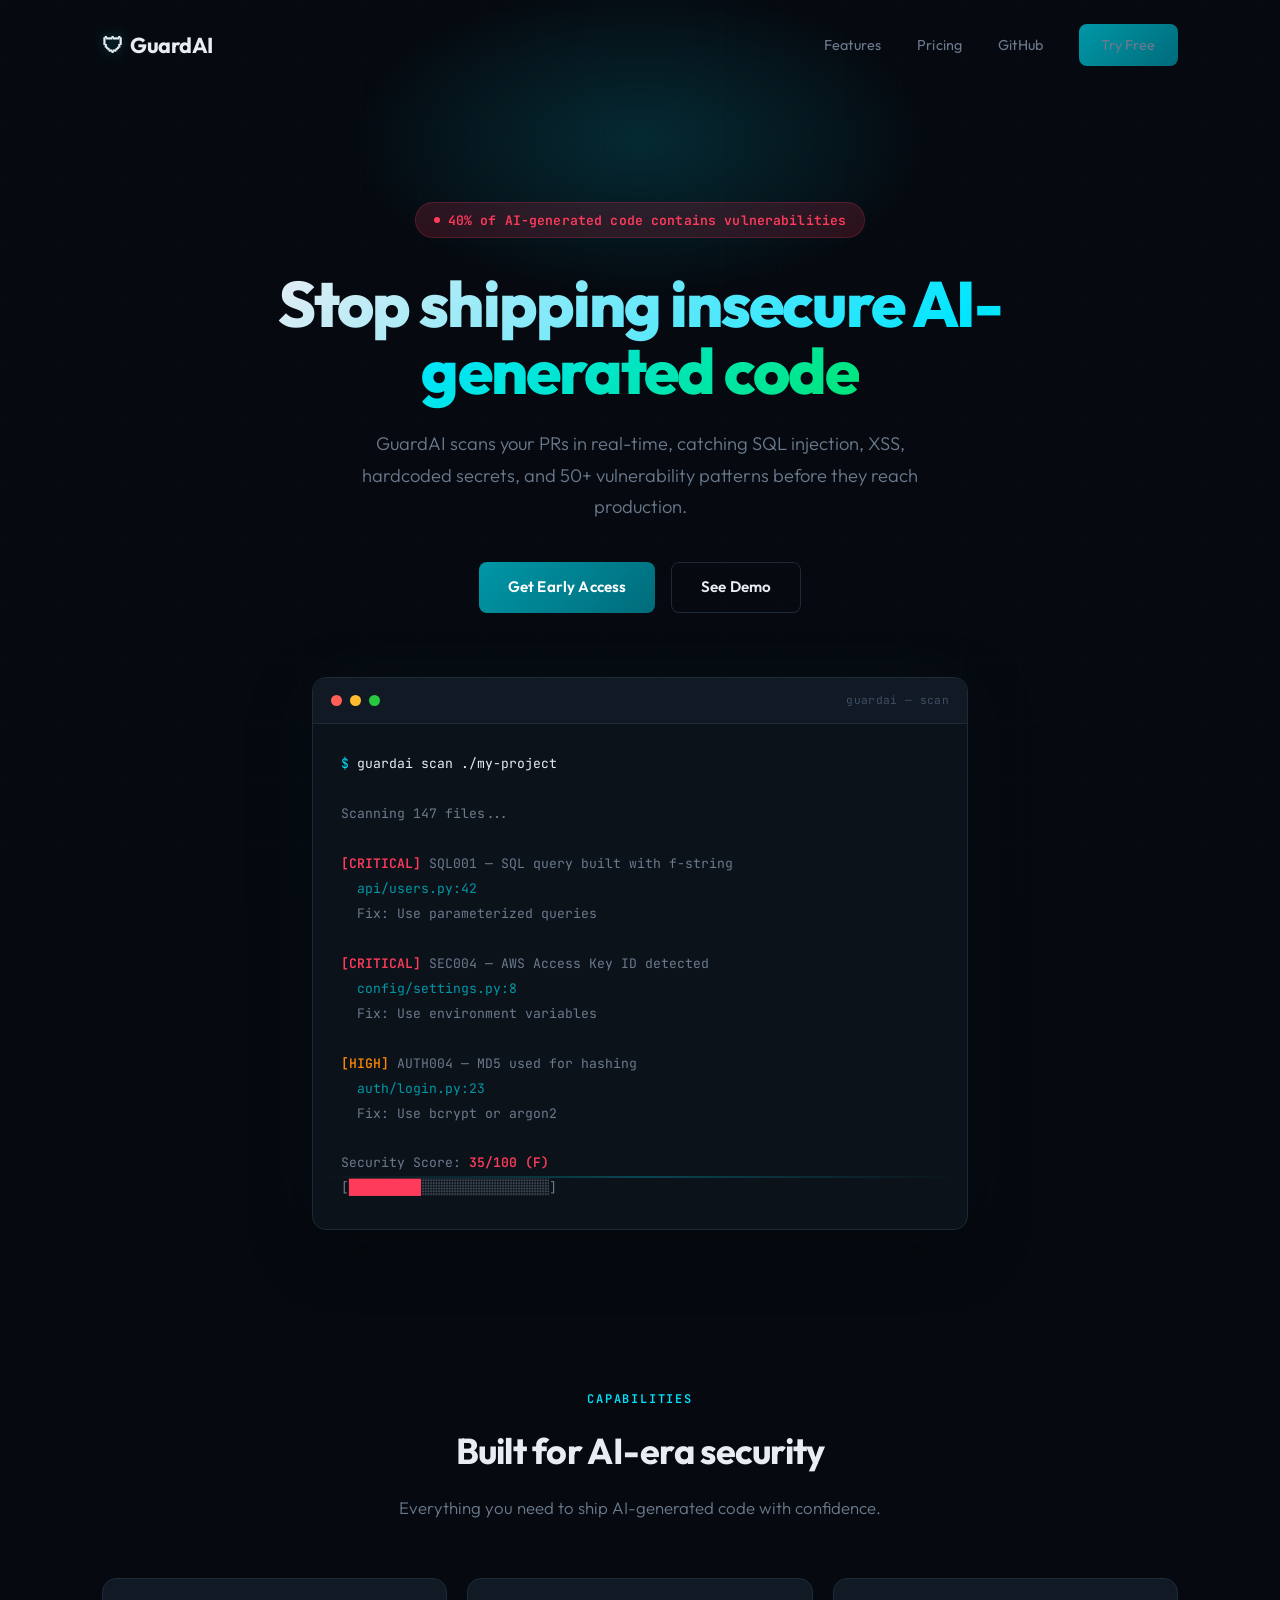
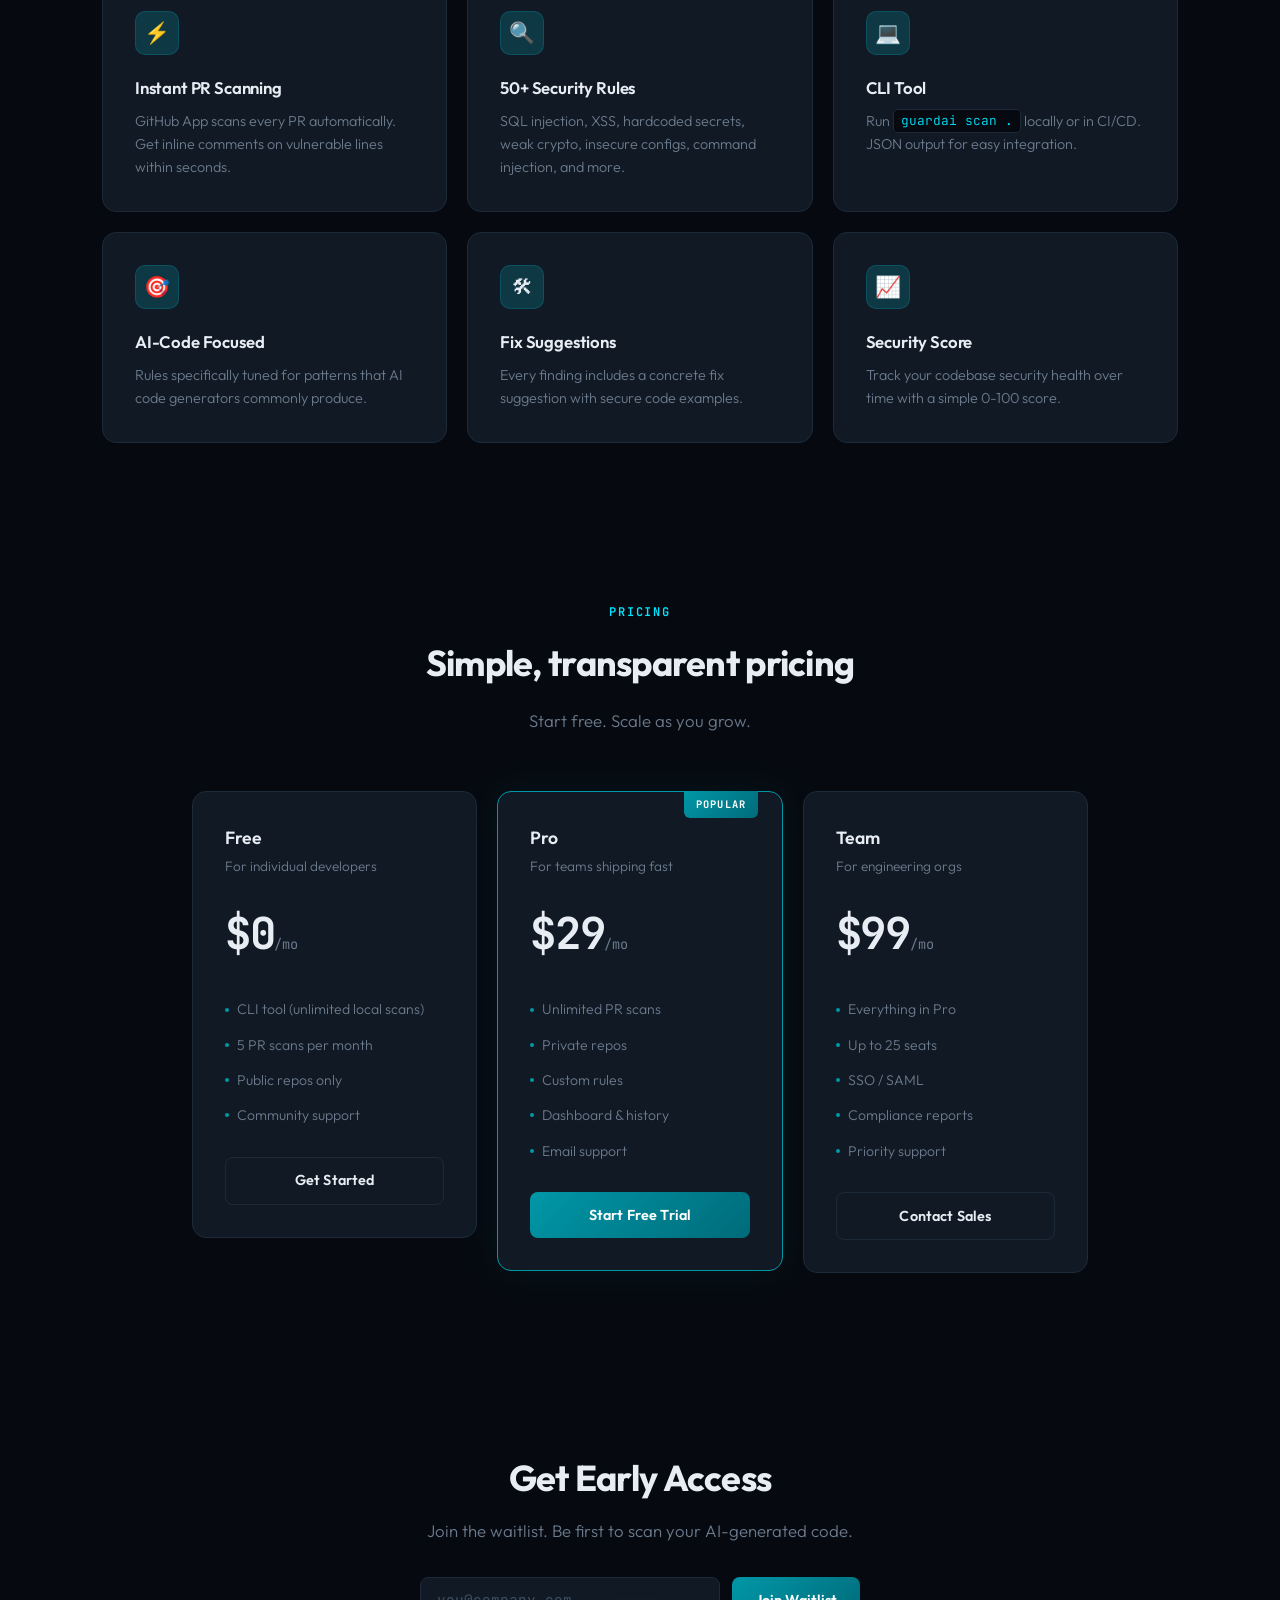
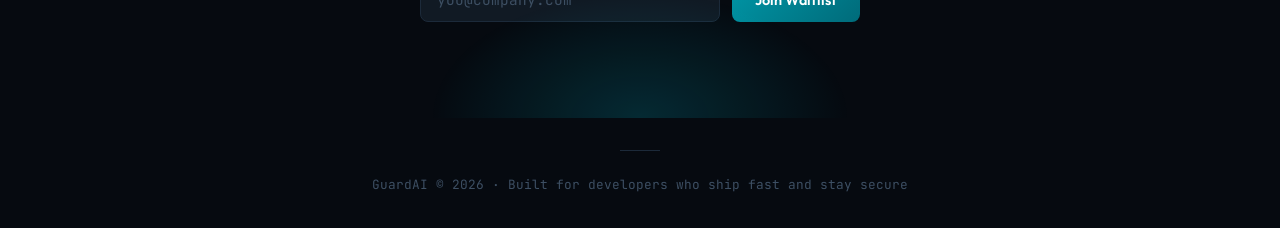
<file: landing/index.html>
<!DOCTYPE html>
<html lang="en">
<head>
    <meta charset="UTF-8">
    <meta name="viewport" content="width=device-width, initial-scale=1.0">
    <title>GuardAI — Catch Security Flaws in AI-Generated Code</title>
    <meta name="description" content="AI code security scanner that catches vulnerabilities in AI-generated code before they reach production. GitHub integration, CLI tool, real-time scanning.">
    <link rel="preconnect" href="https://fonts.googleapis.com">
    <link rel="preconnect" href="https://fonts.gstatic.com" crossorigin>
    <link href="https://fonts.googleapis.com/css2?family=Outfit:wght@300;400;500;600;700;800;900&family=JetBrains+Mono:wght@400;500;600;700&display=swap" rel="stylesheet">
    <style>
        :root {
            --bg: #060a10;
            --bg-elevated: #0c1219;
            --bg-card: #111a24;
            --border: #1c2a3a;
            --border-glow: #1a3a4a;
            --text: #e8edf4;
            --text-dim: #6b7a8d;
            --text-muted: #3d4f63;
            --cyan: #00e5ff;
            --cyan-dim: #0097a7;
            --cyan-glow: rgba(0, 229, 255, 0.15);
            --cyan-glow-strong: rgba(0, 229, 255, 0.3);
            --critical: #ff3b5c;
            --critical-glow: rgba(255, 59, 92, 0.15);
            --high: #ff8a00;
            --good: #00e676;
            --good-glow: rgba(0, 230, 118, 0.12);
        }

        * { margin: 0; padding: 0; box-sizing: border-box; }

        body {
            font-family: 'Outfit', sans-serif;
            background: var(--bg);
            color: var(--text);
            line-height: 1.6;
            overflow-x: hidden;
        }

        /* Grid overlay */
        body::before {
            content: '';
            position: fixed;
            inset: 0;
            background-image:
                linear-gradient(var(--border) 1px, transparent 1px),
                linear-gradient(90deg, var(--border) 1px, transparent 1px);
            background-size: 60px 60px;
            opacity: 0.1;
            pointer-events: none;
            z-index: 0;
        }

        /* ===== Nav ===== */
        nav {
            display: flex;
            justify-content: space-between;
            align-items: center;
            max-width: 1140px;
            margin: 0 auto;
            padding: 1.5rem 2rem;
            position: relative;
            z-index: 10;
        }

        .nav-logo {
            font-size: 1.35rem;
            font-weight: 700;
            text-decoration: none;
            color: var(--text);
            letter-spacing: -0.02em;
            display: flex;
            align-items: center;
            gap: 0.4rem;
        }

        .nav-logo span {
            filter: drop-shadow(0 0 6px var(--cyan-glow-strong));
        }

        .nav-links {
            display: flex;
            gap: 2.25rem;
            align-items: center;
        }

        .nav-links a {
            color: var(--text-dim);
            text-decoration: none;
            font-size: 0.9rem;
            font-weight: 400;
            transition: color 0.2s;
            letter-spacing: 0.01em;
        }

        .nav-links a:hover { color: var(--text); }

        .btn {
            display: inline-flex;
            align-items: center;
            justify-content: center;
            background: linear-gradient(135deg, var(--cyan-dim), #006b7a);
            color: white;
            border: none;
            padding: 0.6rem 1.4rem;
            border-radius: 8px;
            font-weight: 600;
            font-family: 'Outfit', sans-serif;
            text-decoration: none;
            cursor: pointer;
            transition: all 0.3s;
            font-size: 0.9rem;
            letter-spacing: 0.01em;
        }

        .btn:hover {
            background: linear-gradient(135deg, #00b8cc, #0097a7);
            box-shadow: 0 4px 24px var(--cyan-glow), 0 0 60px rgba(0, 229, 255, 0.06);
            transform: translateY(-1px);
        }

        .btn:active { transform: translateY(0); }

        .btn-outline {
            background: transparent;
            border: 1px solid var(--border);
            color: var(--text);
        }

        .btn-outline:hover {
            border-color: var(--cyan-dim);
            background: rgba(0, 229, 255, 0.06);
            box-shadow: 0 0 20px rgba(0, 229, 255, 0.06);
        }

        /* ===== Hero ===== */
        .hero {
            text-align: center;
            padding: 7rem 2rem 4rem;
            max-width: 840px;
            margin: 0 auto;
            position: relative;
            z-index: 1;
        }

        /* Dramatic top glow */
        .hero::before {
            content: '';
            position: absolute;
            top: -100px;
            left: 50%;
            transform: translateX(-50%);
            width: 700px;
            height: 500px;
            background: radial-gradient(ellipse 60% 45% at 50% 30%, var(--cyan-glow) 0%, transparent 70%);
            pointer-events: none;
            z-index: -1;
        }

        .hero-badge {
            display: inline-flex;
            align-items: center;
            gap: 0.5rem;
            background: var(--critical-glow);
            color: var(--critical);
            padding: 0.4rem 1.1rem;
            border-radius: 999px;
            font-size: 0.82rem;
            font-weight: 600;
            margin-bottom: 2rem;
            border: 1px solid rgba(255, 59, 92, 0.2);
            font-family: 'JetBrains Mono', monospace;
            letter-spacing: 0.01em;
            animation: fadeUp 0.6s ease-out;
        }

        .hero-badge::before {
            content: '';
            width: 6px;
            height: 6px;
            background: var(--critical);
            border-radius: 50%;
            animation: blink 1.5s ease-in-out infinite;
        }

        @keyframes blink {
            0%, 100% { opacity: 1; }
            50% { opacity: 0.3; }
        }

        .hero h1 {
            font-size: 4rem;
            font-weight: 800;
            line-height: 1.05;
            margin-bottom: 1.5rem;
            letter-spacing: -0.03em;
            animation: fadeUp 0.6s ease-out 0.1s both;
        }

        .hero h1 .gradient {
            background: linear-gradient(135deg, var(--text) 0%, var(--cyan) 60%, var(--good) 100%);
            -webkit-background-clip: text;
            -webkit-text-fill-color: transparent;
        }

        .hero p {
            font-size: 1.15rem;
            color: var(--text-dim);
            max-width: 580px;
            margin: 0 auto 2.5rem;
            font-weight: 300;
            line-height: 1.7;
            animation: fadeUp 0.6s ease-out 0.2s both;
        }

        .hero-cta {
            display: flex;
            gap: 1rem;
            justify-content: center;
            animation: fadeUp 0.6s ease-out 0.3s both;
        }

        .hero-cta .btn { padding: 0.75rem 1.8rem; font-size: 0.95rem; }

        /* ===== Terminal Demo ===== */
        .demo {
            max-width: 720px;
            margin: 0 auto 5rem;
            padding: 0 2rem;
            position: relative;
            z-index: 1;
            animation: fadeUp 0.7s ease-out 0.4s both;
        }

        .terminal {
            background: var(--bg-elevated);
            border: 1px solid var(--border);
            border-radius: 14px;
            overflow: hidden;
            box-shadow:
                0 20px 60px rgba(0, 0, 0, 0.4),
                0 0 80px rgba(0, 229, 255, 0.04);
        }

        .terminal-header {
            display: flex;
            align-items: center;
            gap: 8px;
            padding: 14px 18px;
            background: var(--bg-card);
            border-bottom: 1px solid var(--border);
        }

        .terminal-dot {
            width: 11px;
            height: 11px;
            border-radius: 50%;
        }

        .terminal-dot.red { background: #ff5f57; }
        .terminal-dot.yellow { background: #febc2e; }
        .terminal-dot.green { background: #28c840; }

        .terminal-title {
            margin-left: auto;
            font-family: 'JetBrains Mono', monospace;
            font-size: 0.7rem;
            color: var(--text-muted);
            letter-spacing: 0.03em;
        }

        .terminal-body {
            padding: 1.75rem;
            font-family: 'JetBrains Mono', monospace;
            font-size: 0.82rem;
            line-height: 1.9;
            position: relative;
        }

        /* Scanning line effect */
        .terminal-body::after {
            content: '';
            position: absolute;
            left: 0;
            right: 0;
            height: 2px;
            background: linear-gradient(90deg, transparent 0%, var(--cyan) 50%, transparent 100%);
            opacity: 0.25;
            animation: termScan 4s ease-in-out infinite;
        }

        @keyframes termScan {
            0% { top: 10%; opacity: 0; }
            10% { opacity: 0.25; }
            90% { opacity: 0.25; }
            100% { top: 90%; opacity: 0; }
        }

        .terminal-body .prompt { color: var(--cyan); }
        .terminal-body .cmd { color: var(--text); }
        .terminal-body .output { color: var(--text-dim); }
        .terminal-body .critical { color: var(--critical); font-weight: 600; }
        .terminal-body .warn { color: var(--high); font-weight: 500; }
        .terminal-body .ok { color: var(--good); }
        .terminal-body .file { color: var(--cyan-dim); }

        /* ===== Features ===== */
        .section-label {
            text-align: center;
            font-family: 'JetBrains Mono', monospace;
            font-size: 0.75rem;
            font-weight: 600;
            color: var(--cyan);
            text-transform: uppercase;
            letter-spacing: 0.15em;
            margin-bottom: 0.75rem;
        }

        .section-title {
            text-align: center;
            font-size: 2.25rem;
            font-weight: 700;
            letter-spacing: -0.02em;
            margin-bottom: 1rem;
        }

        .section-subtitle {
            text-align: center;
            color: var(--text-dim);
            font-size: 1.05rem;
            font-weight: 300;
            margin-bottom: 3.5rem;
            max-width: 500px;
            margin-left: auto;
            margin-right: auto;
        }

        .features {
            max-width: 1140px;
            margin: 0 auto;
            padding: 5rem 2rem;
            position: relative;
            z-index: 1;
        }

        .features-grid {
            display: grid;
            grid-template-columns: repeat(3, 1fr);
            gap: 1.25rem;
        }

        .feature-card {
            background: var(--bg-card);
            border: 1px solid var(--border);
            border-radius: 14px;
            padding: 2rem;
            transition: border-color 0.3s, transform 0.3s, box-shadow 0.3s;
            position: relative;
            overflow: hidden;
        }

        .feature-card::before {
            content: '';
            position: absolute;
            top: 0;
            left: 0;
            right: 0;
            height: 1px;
            background: linear-gradient(90deg, transparent, var(--cyan-dim), transparent);
            opacity: 0;
            transition: opacity 0.3s;
        }

        .feature-card:hover {
            border-color: var(--border-glow);
            transform: translateY(-3px);
            box-shadow: 0 12px 40px rgba(0, 0, 0, 0.3);
        }

        .feature-card:hover::before { opacity: 1; }

        .feature-icon {
            width: 44px;
            height: 44px;
            border-radius: 10px;
            display: flex;
            align-items: center;
            justify-content: center;
            font-size: 1.3rem;
            margin-bottom: 1.25rem;
            background: var(--cyan-glow);
            border: 1px solid rgba(0, 229, 255, 0.15);
        }

        .feature-card h3 {
            margin-bottom: 0.5rem;
            font-size: 1.05rem;
            font-weight: 600;
            letter-spacing: -0.01em;
        }

        .feature-card p {
            color: var(--text-dim);
            font-size: 0.9rem;
            font-weight: 300;
            line-height: 1.6;
        }

        .feature-card code {
            background: var(--bg);
            padding: 0.15rem 0.45rem;
            border-radius: 4px;
            font-family: 'JetBrains Mono', monospace;
            font-size: 0.8rem;
            color: var(--cyan);
            border: 1px solid var(--border);
        }

        /* ===== Pricing ===== */
        .pricing {
            max-width: 960px;
            margin: 0 auto;
            padding: 5rem 2rem;
            position: relative;
            z-index: 1;
        }

        .pricing-grid {
            display: grid;
            grid-template-columns: repeat(3, 1fr);
            gap: 1.25rem;
            align-items: start;
        }

        .price-card {
            background: var(--bg-card);
            border: 1px solid var(--border);
            border-radius: 14px;
            padding: 2rem;
            text-align: left;
            transition: border-color 0.3s, transform 0.3s;
            position: relative;
        }

        .price-card:hover {
            transform: translateY(-2px);
        }

        .price-card.featured {
            border-color: var(--cyan-dim);
            box-shadow: 0 0 40px rgba(0, 229, 255, 0.06);
        }

        .price-card.featured::before {
            content: 'POPULAR';
            position: absolute;
            top: -1px;
            right: 1.5rem;
            background: linear-gradient(135deg, var(--cyan-dim), #006b7a);
            color: white;
            font-family: 'JetBrains Mono', monospace;
            font-size: 0.65rem;
            font-weight: 700;
            letter-spacing: 0.1em;
            padding: 0.35rem 0.75rem;
            border-radius: 0 0 6px 6px;
        }

        .price-card h3 {
            margin-bottom: 0.25rem;
            font-weight: 600;
            font-size: 1.1rem;
        }

        .price-card .subtitle {
            color: var(--text-dim);
            font-size: 0.85rem;
            font-weight: 300;
        }

        .price-card .price {
            font-family: 'JetBrains Mono', monospace;
            font-size: 2.75rem;
            font-weight: 700;
            margin: 1.25rem 0;
            letter-spacing: -0.03em;
        }

        .price-card .price span {
            font-size: 0.85rem;
            font-weight: 400;
            color: var(--text-dim);
            letter-spacing: 0;
        }

        .price-card ul {
            list-style: none;
            margin: 1.5rem 0;
        }

        .price-card li {
            padding: 0.4rem 0;
            color: var(--text-dim);
            font-size: 0.88rem;
            display: flex;
            align-items: center;
            gap: 0.5rem;
            font-weight: 300;
        }

        .price-card li::before {
            content: '';
            width: 4px;
            height: 4px;
            background: var(--cyan-dim);
            border-radius: 50%;
            flex-shrink: 0;
        }

        .price-card .btn,
        .price-card .btn-outline {
            width: 100%;
            text-align: center;
            padding: 0.7rem;
        }

        /* ===== CTA ===== */
        .cta-section {
            text-align: center;
            padding: 6rem 2rem;
            position: relative;
            z-index: 1;
        }

        .cta-section::before {
            content: '';
            position: absolute;
            bottom: 0;
            left: 50%;
            transform: translateX(-50%);
            width: 600px;
            height: 300px;
            background: radial-gradient(ellipse 50% 60% at 50% 100%, var(--cyan-glow) 0%, transparent 70%);
            pointer-events: none;
        }

        .cta-section h2 {
            font-size: 2.25rem;
            font-weight: 700;
            margin-bottom: 0.75rem;
            letter-spacing: -0.02em;
        }

        .cta-section p {
            color: var(--text-dim);
            margin-bottom: 2rem;
            font-weight: 300;
            font-size: 1.05rem;
        }

        .email-form {
            display: flex;
            gap: 0.75rem;
            justify-content: center;
            max-width: 440px;
            margin: 0 auto;
        }

        .email-form input {
            flex: 1;
            padding: 0.75rem 1rem;
            border-radius: 8px;
            border: 1px solid var(--border);
            background: var(--bg-card);
            color: var(--text);
            font-size: 0.9rem;
            font-family: 'JetBrains Mono', monospace;
            transition: border-color 0.25s, box-shadow 0.25s;
        }

        .email-form input::placeholder { color: var(--text-muted); }

        .email-form input:focus {
            outline: none;
            border-color: var(--cyan-dim);
            box-shadow: 0 0 0 3px var(--cyan-glow);
        }

        /* ===== Footer ===== */
        footer {
            text-align: center;
            padding: 2rem;
            color: var(--text-muted);
            font-size: 0.8rem;
            font-family: 'JetBrains Mono', monospace;
            position: relative;
            z-index: 1;
        }

        footer::before {
            content: '';
            display: block;
            width: 40px;
            height: 1px;
            background: var(--border);
            margin: 0 auto 1.5rem;
        }

        /* ===== Animations ===== */
        @keyframes fadeUp {
            from { opacity: 0; transform: translateY(16px); }
            to { opacity: 1; transform: translateY(0); }
        }

        /* ===== Responsive ===== */
        @media (max-width: 768px) {
            .hero { padding: 4rem 1.5rem 3rem; }
            .hero h1 { font-size: 2.5rem; }
            .hero p { font-size: 1rem; }
            .features-grid,
            .pricing-grid { grid-template-columns: 1fr; }
            .hero-cta { flex-direction: column; align-items: center; }
            .hero-cta .btn { width: 100%; max-width: 280px; }
            .email-form { flex-direction: column; }
            .nav-links { gap: 1.25rem; }
            .nav-links a:not(.btn) { display: none; }
            .section-title { font-size: 1.75rem; }
        }
    </style>
</head>
<body>
    <nav>
        <a href="/" class="nav-logo"><span>&#128737;</span> GuardAI</a>
        <div class="nav-links">
            <a href="#features">Features</a>
            <a href="#pricing">Pricing</a>
            <a href="https://github.com/guardai/guardai">GitHub</a>
            <a href="/dashboard" class="btn">Try Free</a>
        </div>
    </nav>

    <section class="hero">
        <span class="hero-badge">40% of AI-generated code contains vulnerabilities</span>
        <h1><span class="gradient">Stop shipping insecure AI-generated code</span></h1>
        <p>GuardAI scans your PRs in real-time, catching SQL injection, XSS, hardcoded secrets, and 50+ vulnerability patterns before they reach production.</p>
        <div class="hero-cta">
            <a href="#signup" class="btn">Get Early Access</a>
            <a href="#demo" class="btn btn-outline">See Demo</a>
        </div>
    </section>

    <section class="demo" id="demo">
        <div class="terminal">
            <div class="terminal-header">
                <div class="terminal-dot red"></div>
                <div class="terminal-dot yellow"></div>
                <div class="terminal-dot green"></div>
                <span class="terminal-title">guardai &mdash; scan</span>
            </div>
            <div class="terminal-body">
                <span class="prompt">$</span> <span class="cmd">guardai scan ./my-project</span><br><br>
                <span class="output">Scanning 147 files...</span><br><br>
                <span class="critical">[CRITICAL]</span> <span class="output">SQL001 &mdash; SQL query built with f-string</span><br>
                <span class="output">&nbsp;&nbsp;</span><span class="file">api/users.py:42</span><br>
                <span class="output">&nbsp;&nbsp;Fix: Use parameterized queries</span><br><br>
                <span class="critical">[CRITICAL]</span> <span class="output">SEC004 &mdash; AWS Access Key ID detected</span><br>
                <span class="output">&nbsp;&nbsp;</span><span class="file">config/settings.py:8</span><br>
                <span class="output">&nbsp;&nbsp;Fix: Use environment variables</span><br><br>
                <span class="warn">[HIGH]</span> <span class="output">AUTH004 &mdash; MD5 used for hashing</span><br>
                <span class="output">&nbsp;&nbsp;</span><span class="file">auth/login.py:23</span><br>
                <span class="output">&nbsp;&nbsp;Fix: Use bcrypt or argon2</span><br><br>
                <span class="output">Security Score: </span><span class="critical">35/100 (F)</span><br>
                <span class="output">[</span><span class="critical">&#9608;&#9608;&#9608;&#9608;&#9608;&#9608;&#9608;&#9608;&#9608;</span><span class="output">&#9617;&#9617;&#9617;&#9617;&#9617;&#9617;&#9617;&#9617;&#9617;&#9617;&#9617;&#9617;&#9617;&#9617;&#9617;&#9617;]</span>
            </div>
        </div>
    </section>

    <section class="features" id="features">
        <div class="section-label">Capabilities</div>
        <h2 class="section-title">Built for AI-era security</h2>
        <p class="section-subtitle">Everything you need to ship AI-generated code with confidence.</p>
        <div class="features-grid">
            <div class="feature-card">
                <div class="feature-icon">&#9889;</div>
                <h3>Instant PR Scanning</h3>
                <p>GitHub App scans every PR automatically. Get inline comments on vulnerable lines within seconds.</p>
            </div>
            <div class="feature-card">
                <div class="feature-icon">&#128269;</div>
                <h3>50+ Security Rules</h3>
                <p>SQL injection, XSS, hardcoded secrets, weak crypto, insecure configs, command injection, and more.</p>
            </div>
            <div class="feature-card">
                <div class="feature-icon">&#128187;</div>
                <h3>CLI Tool</h3>
                <p>Run <code>guardai scan .</code> locally or in CI/CD. JSON output for easy integration.</p>
            </div>
            <div class="feature-card">
                <div class="feature-icon">&#127919;</div>
                <h3>AI-Code Focused</h3>
                <p>Rules specifically tuned for patterns that AI code generators commonly produce.</p>
            </div>
            <div class="feature-card">
                <div class="feature-icon">&#128736;</div>
                <h3>Fix Suggestions</h3>
                <p>Every finding includes a concrete fix suggestion with secure code examples.</p>
            </div>
            <div class="feature-card">
                <div class="feature-icon">&#128200;</div>
                <h3>Security Score</h3>
                <p>Track your codebase security health over time with a simple 0-100 score.</p>
            </div>
        </div>
    </section>

    <section class="pricing" id="pricing">
        <div class="section-label">Pricing</div>
        <h2 class="section-title">Simple, transparent pricing</h2>
        <p class="section-subtitle">Start free. Scale as you grow.</p>
        <div class="pricing-grid">
            <div class="price-card">
                <h3>Free</h3>
                <p class="subtitle">For individual developers</p>
                <div class="price">$0<span>/mo</span></div>
                <ul>
                    <li>CLI tool (unlimited local scans)</li>
                    <li>5 PR scans per month</li>
                    <li>Public repos only</li>
                    <li>Community support</li>
                </ul>
                <a href="#signup" class="btn btn-outline">Get Started</a>
            </div>
            <div class="price-card featured">
                <h3>Pro</h3>
                <p class="subtitle">For teams shipping fast</p>
                <div class="price">$29<span>/mo</span></div>
                <ul>
                    <li>Unlimited PR scans</li>
                    <li>Private repos</li>
                    <li>Custom rules</li>
                    <li>Dashboard & history</li>
                    <li>Email support</li>
                </ul>
                <a href="#signup" class="btn">Start Free Trial</a>
            </div>
            <div class="price-card">
                <h3>Team</h3>
                <p class="subtitle">For engineering orgs</p>
                <div class="price">$99<span>/mo</span></div>
                <ul>
                    <li>Everything in Pro</li>
                    <li>Up to 25 seats</li>
                    <li>SSO / SAML</li>
                    <li>Compliance reports</li>
                    <li>Priority support</li>
                </ul>
                <a href="#signup" class="btn btn-outline">Contact Sales</a>
            </div>
        </div>
    </section>

    <section class="cta-section" id="signup">
        <h2>Get Early Access</h2>
        <p>Join the waitlist. Be first to scan your AI-generated code.</p>
        <form class="email-form" action="#" method="POST">
            <input type="email" placeholder="you@company.com" required>
            <button type="submit" class="btn">Join Waitlist</button>
        </form>
    </section>

    <footer>
        <p>GuardAI &copy; 2026 &middot; Built for developers who ship fast and stay secure</p>
    </footer>
</body>
</html>
</file>
